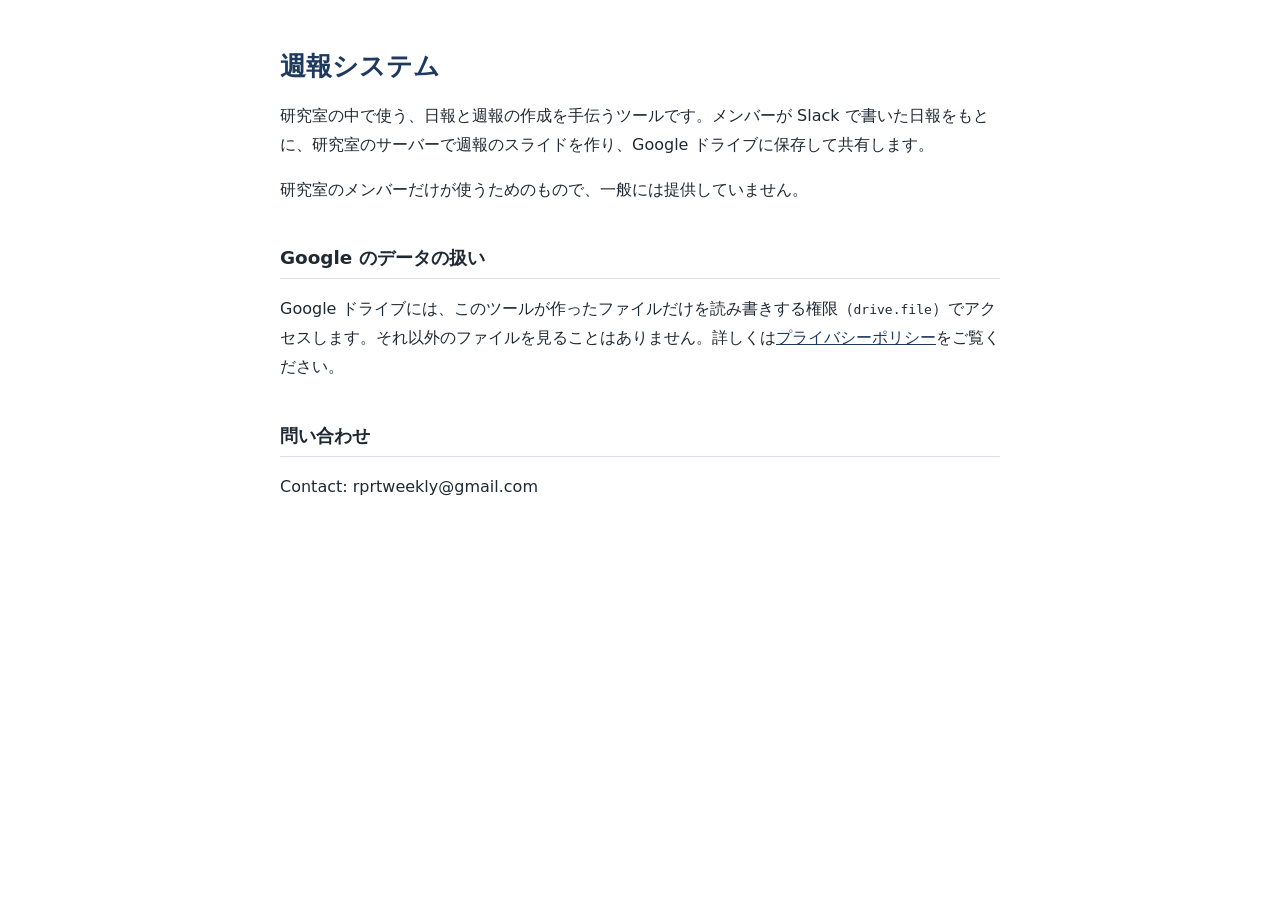
<file: index.html>
<!doctype html>
<html lang="ja">
<head>
  <meta charset="utf-8">
  <meta name="viewport" content="width=device-width, initial-scale=1">
  <title>週報システム</title>
  <link rel="stylesheet" href="style.css">
</head>
<body>
  <main>
    <h1>週報システム</h1>
    <p>研究室の中で使う、日報と週報の作成を手伝うツールです。メンバーが Slack で書いた日報をもとに、研究室のサーバーで週報のスライドを作り、Google ドライブに保存して共有します。</p>
    <p>研究室のメンバーだけが使うためのもので、一般には提供していません。</p>
    <h2>Google のデータの扱い</h2>
    <p>Google ドライブには、このツールが作ったファイルだけを読み書きする権限（<code>drive.file</code>）でアクセスします。それ以外のファイルを見ることはありません。詳しくは<a href="privacy.html">プライバシーポリシー</a>をご覧ください。</p>
    <h2>問い合わせ</h2>
    <!-- 公開前に、このシステム専用の Google アカウントのアドレスに置き換える -->
    <p>Contact: rprtweekly@gmail.com</p>
  </main>
</body>
</html>
</file>
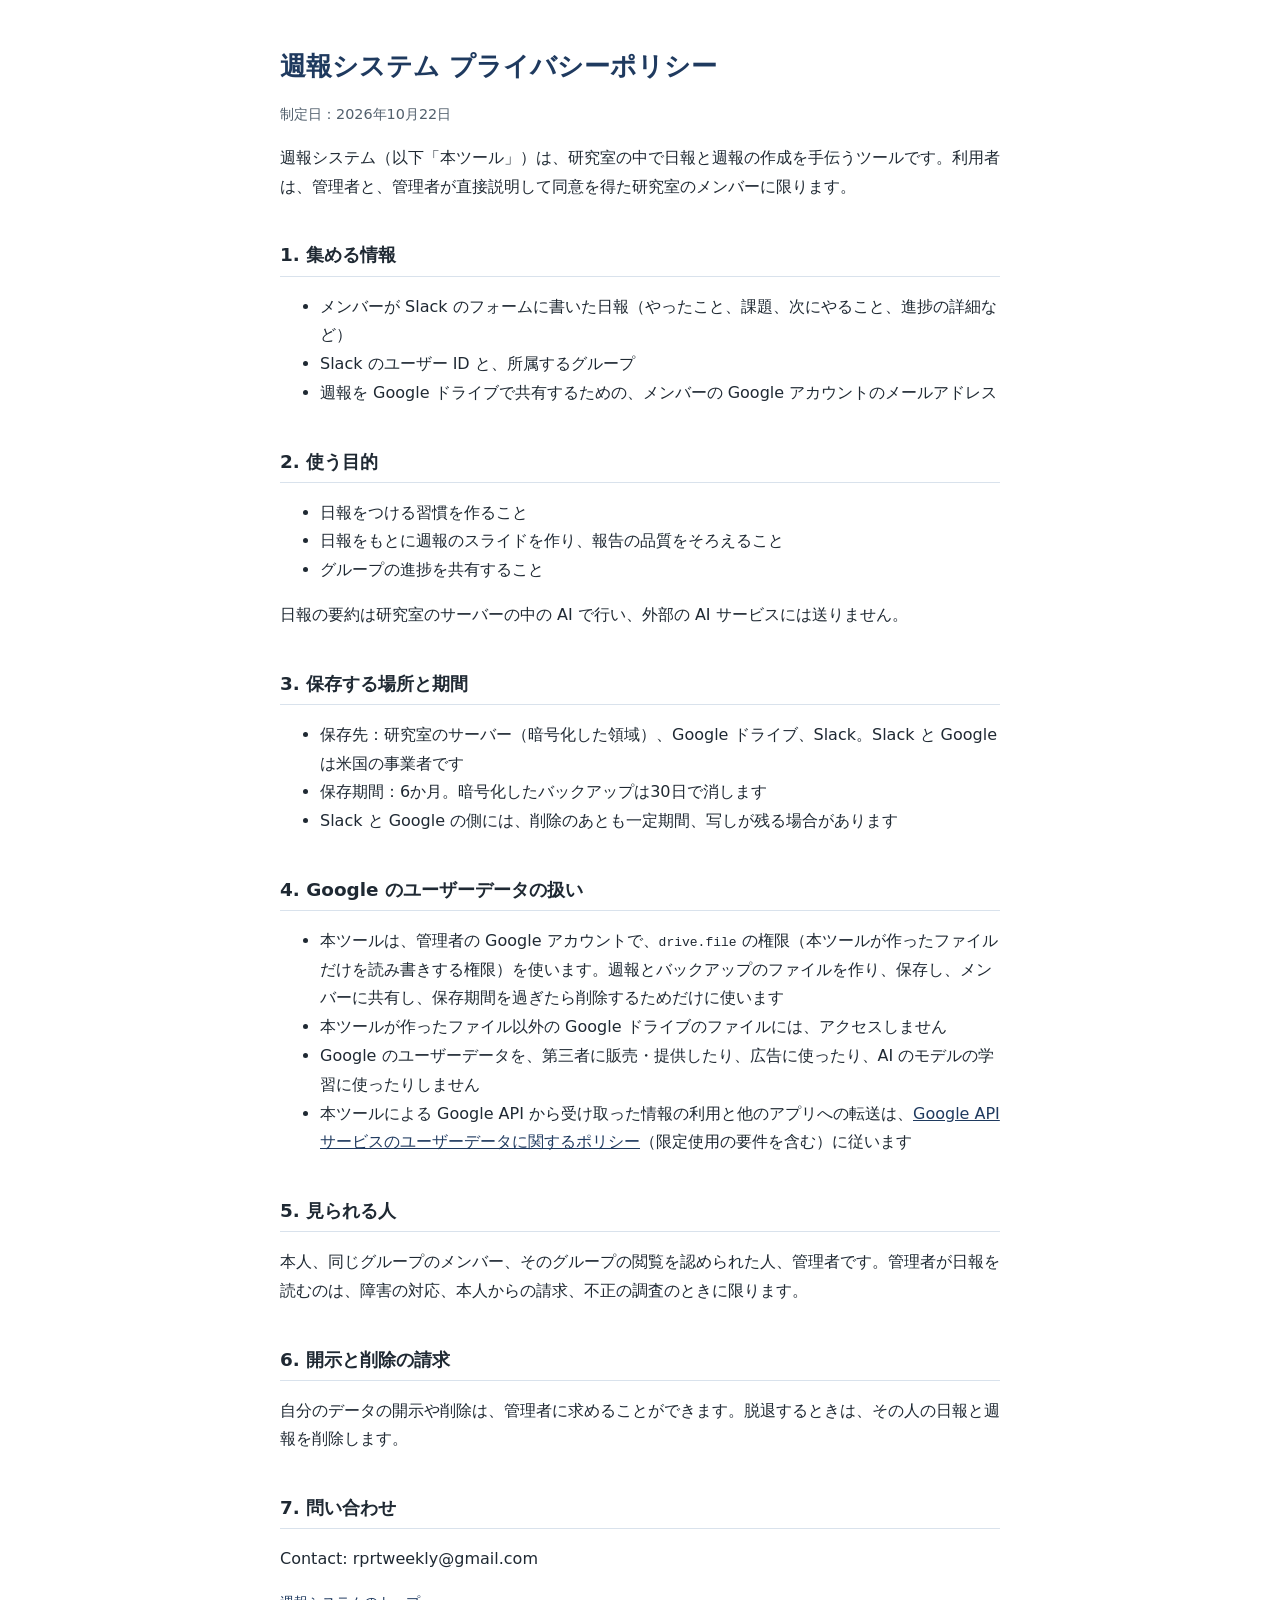
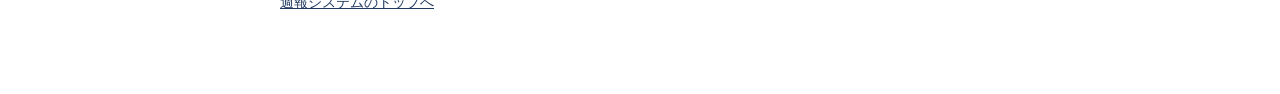
<file: privacy.html>
<!doctype html>
<html lang="ja">
<head>
  <meta charset="utf-8">
  <meta name="viewport" content="width=device-width, initial-scale=1">
  <title>プライバシーポリシー</title>
  <link rel="stylesheet" href="style.css">
</head>
<body>
  <main>
    <h1>週報システム プライバシーポリシー</h1>
    <p class="muted">制定日：2026年10月22日</p>
    <p>週報システム（以下「本ツール」）は、研究室の中で日報と週報の作成を手伝うツールです。利用者は、管理者と、管理者が直接説明して同意を得た研究室のメンバーに限ります。</p>

    <h2>1. 集める情報</h2>
    <ul>
      <li>メンバーが Slack のフォームに書いた日報（やったこと、課題、次にやること、進捗の詳細など）</li>
      <li>Slack のユーザー ID と、所属するグループ</li>
      <li>週報を Google ドライブで共有するための、メンバーの Google アカウントのメールアドレス</li>
    </ul>

    <h2>2. 使う目的</h2>
    <ul>
      <li>日報をつける習慣を作ること</li>
      <li>日報をもとに週報のスライドを作り、報告の品質をそろえること</li>
      <li>グループの進捗を共有すること</li>
    </ul>
    <p>日報の要約は研究室のサーバーの中の AI で行い、外部の AI サービスには送りません。</p>

    <h2>3. 保存する場所と期間</h2>
    <ul>
      <li>保存先：研究室のサーバー（暗号化した領域）、Google ドライブ、Slack。Slack と Google は米国の事業者です</li>
      <li>保存期間：6か月。暗号化したバックアップは30日で消します</li>
      <li>Slack と Google の側には、削除のあとも一定期間、写しが残る場合があります</li>
    </ul>

    <h2>4. Google のユーザーデータの扱い</h2>
    <ul>
      <li>本ツールは、管理者の Google アカウントで、<code>drive.file</code> の権限（本ツールが作ったファイルだけを読み書きする権限）を使います。週報とバックアップのファイルを作り、保存し、メンバーに共有し、保存期間を過ぎたら削除するためだけに使います</li>
      <li>本ツールが作ったファイル以外の Google ドライブのファイルには、アクセスしません</li>
      <li>Google のユーザーデータを、第三者に販売・提供したり、広告に使ったり、AI のモデルの学習に使ったりしません</li>
      <li>本ツールによる Google API から受け取った情報の利用と他のアプリへの転送は、<a href="https://developers.google.com/terms/api-services-user-data-policy">Google API サービスのユーザーデータに関するポリシー</a>（限定使用の要件を含む）に従います</li>
    </ul>

    <h2>5. 見られる人</h2>
    <p>本人、同じグループのメンバー、そのグループの閲覧を認められた人、管理者です。管理者が日報を読むのは、障害の対応、本人からの請求、不正の調査のときに限ります。</p>

    <h2>6. 開示と削除の請求</h2>
    <p>自分のデータの開示や削除は、管理者に求めることができます。脱退するときは、その人の日報と週報を削除します。</p>

    <h2>7. 問い合わせ</h2>
    <!-- 公開前に、このシステム専用の Google アカウントのアドレスに置き換える -->
    <p>Contact: rprtweekly@gmail.com</p>

    <p class="muted"><a href="index.html">週報システムのトップへ</a></p>
  </main>
</body>
</html>
</file>
<file: style.css>
:root { --bg: #ffffff; --fg: #1f2933; --muted: #52606d; --accent: #1f3a5f; --line: #d9e2ec; }
@media (prefers-color-scheme: dark) {
  :root { --bg: #111827; --fg: #e5e7eb; --muted: #9ca3af; --accent: #93c5fd; --line: #374151; }
}
body { margin: 0; background: var(--bg); color: var(--fg); font-family: system-ui, -apple-system, "Hiragino Sans", "Noto Sans JP", sans-serif; line-height: 1.8; }
main { max-width: 720px; margin: 0 auto; padding: 32px 16px 64px; }
h1 { color: var(--accent); font-size: 1.6rem; line-height: 1.4; }
h2 { font-size: 1.15rem; margin-top: 2em; padding-bottom: 4px; border-bottom: 1px solid var(--line); }
a { color: var(--accent); }
.muted { color: var(--muted); font-size: 0.9rem; }
</file>
